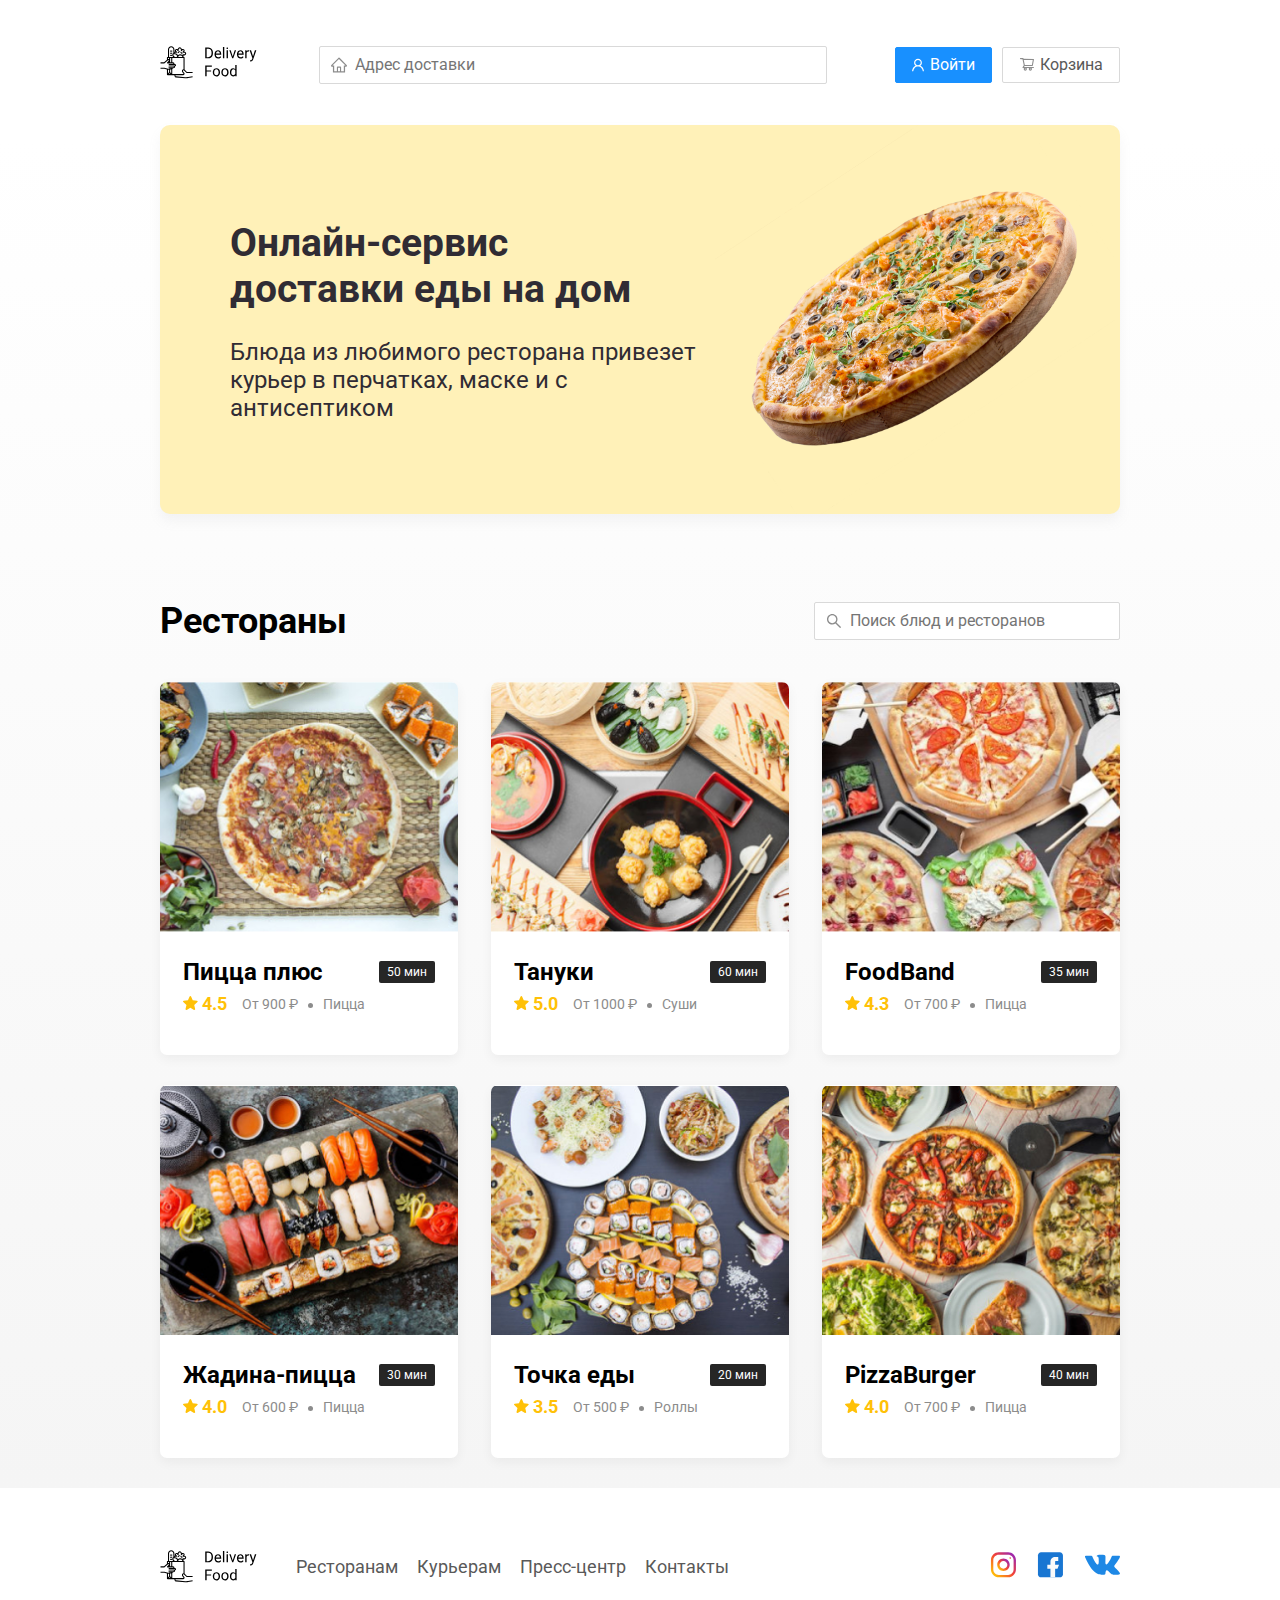
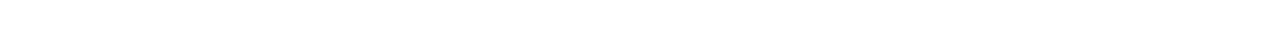
<file: index.html>
<!DOCTYPE html>
<html lang="ru">
<head>
  <meta charset="UTF-8">
  <meta http-equiv="X-UA-Compatible" content="IE=edge">
  <meta name="viewport" content="width=device-width, initial-scale=1.0">
  <link rel="preconnect" href="https://fonts.gstatic.com">
  <link href="https://fonts.googleapis.com/css2?family=Roboto:wght@400;700&display=swap" rel="stylesheet">

  <title>Delivery food - доставка еды на дом!</title>

  <link rel="stylesheet" href="css/normalize.css">
  <link rel="stylesheet" href="css/style.css">
</head>
<body>
  <div class="container">
    <header class="header">
      <a href="index.html" class="logo">
      <img src="img/logo.svg" alt="Logo">
      </a>
      
      <input type="text"  class="input input-address" placeholder="Адрес доставки">

      <div class="buttons">
        <button class="button button-primary button-primary-join">
          <img src="img/user.svg" alt="user" class="button-icon">
          <span class="button-text">Войти</span>
        </button>
        <button class="button">
          <img src="img/shopping cart.svg" alt="shopping cart" class="button-icon"><span class="button-text">Корзина</span></button>
      </div>
    </header>
  </div>
  <!-- /.container -->

  <main class="main">
    <div class="container">
      <section class="promo">
        <h1 class="promo-title">Онлайн-сервис <br> доставки еды на дом</h1>
        <p class="promo-text">
          Блюда из любимого ресторана привезет курьер в перчатках, маске и с антисептиком
        </p>
      </section>
      
      <section class="restaurants">
        <div class="section-heading">
          <h2 class="section-title">Рестораны</h2>
          <input type="text" class="input input-search" placeholder="Поиск блюд и ресторанов">
        </div>
        <div class="cards">
          <a href="restaurant.html" class="card">
            <img src="img/image.jpg" alt="image" class="card-image">
            <div class="card-text">
              <div class="card-heading">
                <h3 class="card-title">Пицца плюс</h3>
                <span class="card-tag tag">50 мин</span>
              </div>
              <!-- /.card-heading -->
              <div class="card-info">
                <div class="rating">
                  <img src="img/star.svg" alt="star" class="rating-star"> 4.5
                </div>
                <div class="price">От 900 ₽</div>
                <div class="category">Пицца</div>
              </div>
              <!-- /.card-info -->
            </div>
          </a>
          <!-- /.card -->
      
          <a href="restaurant.html" class="card">
            <img src="img/tanuki.jpg" alt="image" class="card-image">
            <div class="card-text">
              <div class="card-heading">
                <h3 class="card-title">Тануки</h3>
                <span class="card-tag tag">60 мин</span>
              </div>
              <!-- /.card-heading -->
              <div class="card-info">
                <div class="rating">
                  <img src="img/star.svg" alt="star" class="rating-star"> 5.0
                </div>
                <div class="price">От 1000 ₽</div>
                <div class="category">Суши</div>
              </div>
              <!-- /.card-info -->
            </div>
          </a>
          <!-- /.card -->
      
          <a href="restaurant.html" class="card">
            <img src="img/foodband.jpg" alt="image" class="card-image">
            <div class="card-text">
              <div class="card-heading">
                <h3 class="card-title">FoodBand</h3>
                <span class="card-tag tag">35 мин</span>
              </div>
              <!-- /.card-heading -->
              <div class="card-info">
                <div class="rating">
                  <img src="img/star.svg" alt="star" class="rating-star"> 4.3
                </div>
                <div class="price">От 700 ₽</div>
                <div class="category">Пицца</div>
              </div>
              <!-- /.card-info -->
            </div>
          </a>
          <!-- /.card -->
      
          <a href="restaurant.html" class="card">
            <img src="img/bad-pizza.jpg" alt="image" class="card-image">
            <div class="card-text">
              <div class="card-heading">
                <h3 class="card-title">Жадина-пицца</h3>
                <span class="card-tag tag">30 мин</span>
              </div>
              <!-- /.card-heading -->
              <div class="card-info">
                <div class="rating">
                  <img src="img/star.svg" alt="star" class="rating-star"> 4.0
                </div>
                <div class="price">От 600 ₽</div>
                <div class="category">Пицца</div>
              </div>
              <!-- /.card-info -->
            </div>
          </a>
          <!-- /.card -->
      
          <a href="restaurant.html" class="card">
            <img src="img/dot-food.jpg" alt="image" class="card-image">
            <div class="card-text">
              <div class="card-heading">
                <h3 class="card-title">Точка еды</h3>
                <span class="card-tag tag">20 мин</span>
              </div>
              <!-- /.card-heading -->
              <div class="card-info">
                <div class="rating">
                  <img src="img/star.svg" alt="star" class="rating-star"> 3.5
                </div>
                <div class="price">От 500 ₽</div>
                <div class="category">Роллы</div>
              </div>
              <!-- /.card-info -->
            </div>
          </a>
          <!-- /.card -->
      
          <a href="restaurant.html" class="card">
            <img src="img/pizzaburger.jpg" alt="image" class="card-image">
            <div class="card-text">
              <div class="card-heading">
                <h3 class="card-title">PizzaBurger</h3>
                <span class="card-tag tag">40 мин</span>
              </div>
              <!-- /.card-heading -->
              <div class="card-info">
                <div class="rating">
                  <img src="img/star.svg" alt="star" class="rating-star"> 4.0
                </div>
                <div class="price">От 700 ₽</div>
                <div class="category">Пицца</div>
              </div>
              <!-- /.card-info -->
            </div>
          </a>
          <!-- /.card -->
        </div>
        <!-- /.cards -->
      </section>
    </div>
    <!-- /.container -->
  </main>

  <footer class="footer">
    <div class="container">
      <div class="footer-block">
        <img src="img/logo.svg" alt="logo" class="logo footer-logo">
        <nav class="footer-nav">
          <a href="#" class="footer-link">Ресторанам</a>
          <a href="#" class="footer-link">Курьерам</a>
          <a href="#" class="footer-link">Пресс-центр</a>
          <a href="#" class="footer-link">Контакты</a>
        </nav>
        <div class="social-links">
          <a href="" class="social-link">
            <img src="img/instagram.svg" alt="instagram"></a>
          <a href="" class="social-link">
            <img src="img/facebook.svg" alt="facebook"></a>
          <a href="" class="social-link">
            <img src="img/Vk.svg" alt="vk"></a>
        </div>
      </div>
    </div>
  </footer>

</body>
</html>
</file>
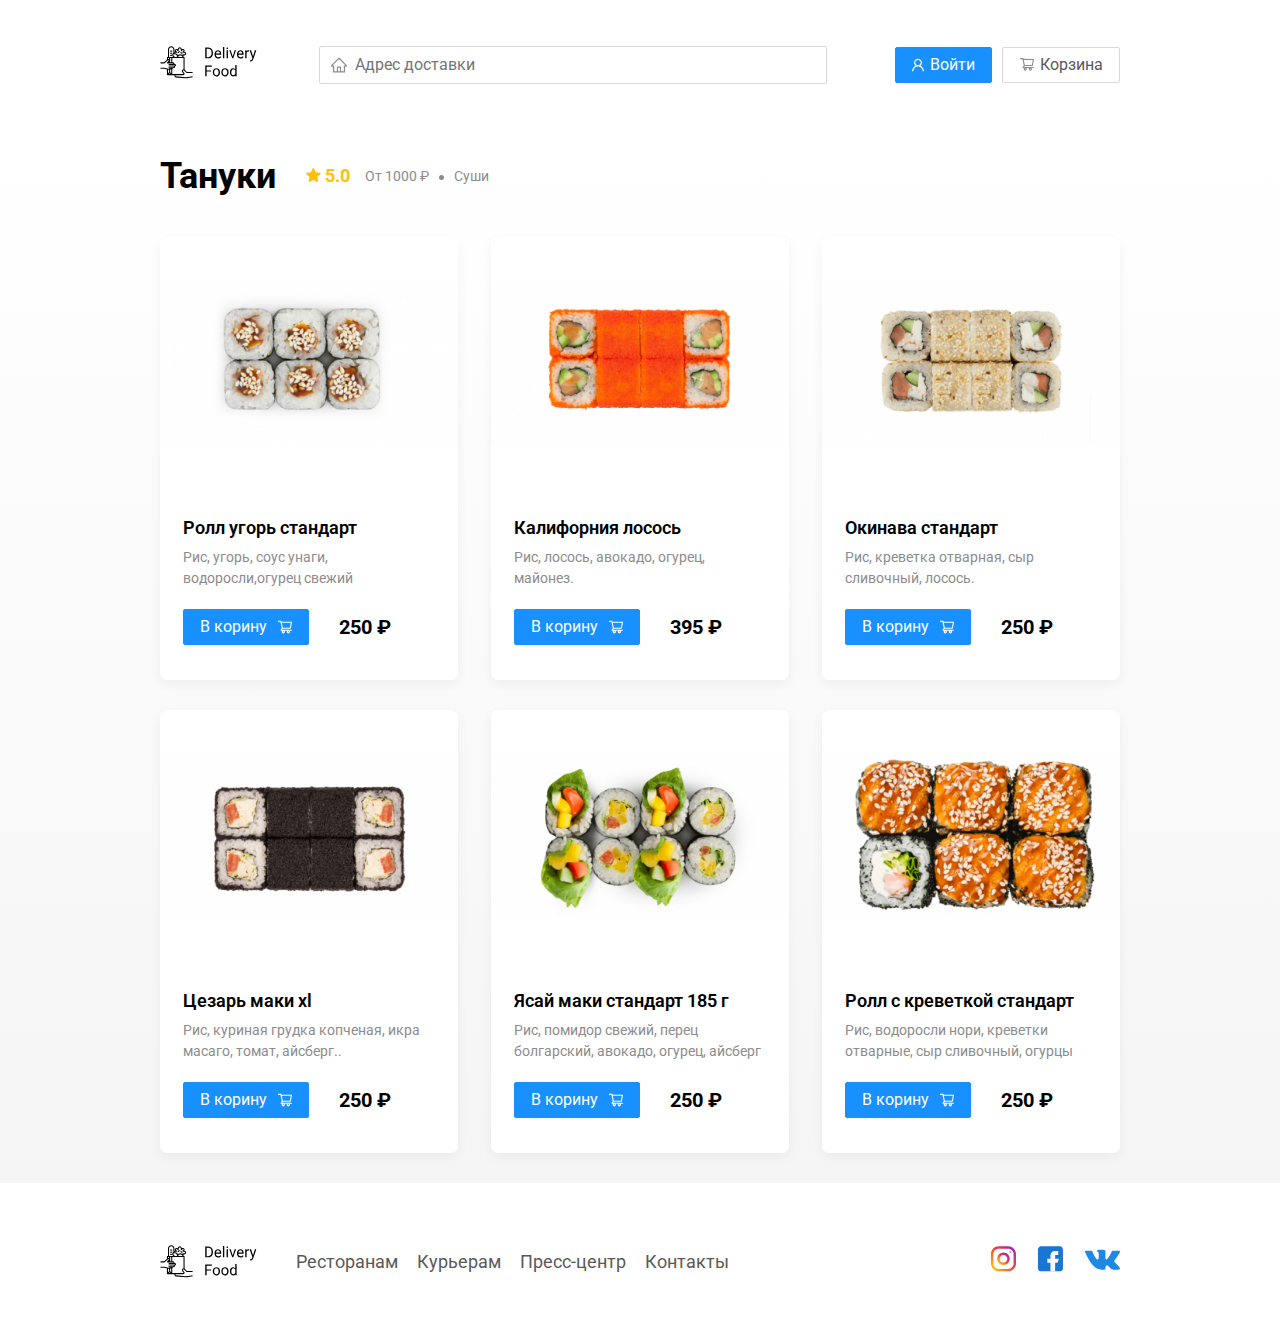
<file: restaurant.html>
<!DOCTYPE html>
<html lang="ru">
<head>
  <meta charset="UTF-8">
  <meta http-equiv="X-UA-Compatible" content="IE=edge">
  <meta name="viewport" content="width=device-width, initial-scale=1.0">
  <link rel="preconnect" href="https://fonts.gstatic.com">
  <link href="https://fonts.googleapis.com/css2?family=Roboto:wght@400;700&display=swap" rel="stylesheet">

  <title>PizzaBurger - доставка еды на дом!</title>

  <link rel="stylesheet" href="css/normalize.css">
  <link rel="stylesheet" href="css/animate.min.css">
  <link rel="stylesheet" href="css/style.css">
</head>
<body>
  <div class="container">
    <header class="header">
      <a href="index.html" class="logo">
        <img src="img/logo.svg" alt="Logo">
      </a>
      <input type="text"  class="input input-address" placeholder="Адрес доставки">

      <div class="buttons">
        <button class="button button-primary">
          <img src="img/user.svg" alt="user" class="button-icon">
          <span class="button-text">Войти</span>
        </button>
        <button class="button" id="cart-button">
          <img src="img/shopping cart.svg" alt="shopping cart" class="button-icon"><span class="button-text">Корзина</span></button>
      </div>
    </header>
  </div>
  <!-- /.container -->

  <main class="main">
    <div class="container">
      <section class="restaurants">
        <div class="section-heading">
          <h2 class="section-title">Тануки</h2>
          <div class="card-info">
            <div class="rating">
              <img src="img/star.svg" alt="star" class="rating-star"> 5.0
            </div>
            <div class="price">От 1000 ₽</div>
            <div class="category">Суши</div>
          </div>
        </div>
        <div class="cards">
          <div class="card wow fadeInUp" data-wow-delay="0.2s">
            <img src="img/Roll standart.jpg" alt="image" class="card-image-restaurant">
            <div class="card-text">
              <div class="card-heading">
                <h3 class="card-title card-title-reg">Ролл угорь стандарт</h3>
              </div>
              <!-- /.card-heading -->
              <div class="card-info">
                <div class="ingredients">Рис, угорь, соус унаги, водоросли,огурец свежий</div>
              </div>
              <!-- /.card-info -->
              <div class="card-buttons">
                <button class="button button-primary-retaurants">
                  <span class="button-card-text">В корину</span>
                  <img src="img/shopping-cart-white.svg" alt="shopping-cart" class="button-card-image">
                </button>
                <strong class="card-price-bold">250 ₽</strong>
              </div>
            </div>
          </div>
          <!-- /.card -->
      
          <div class="card wow fadeInUp" data-wow-delay="0.4s">
            <img src="img/California losos.jpg" alt="image" class="card-image-restaurant">
            <div class="card-text">
              <div class="card-heading">
                <h3 class="card-title card-title-reg">Калифорния лосось</h3>
              </div>
              <!-- /.card-heading -->
              <div class="card-info">
                <div class="ingredients">Рис, лосось, авокадо, огурец, майонез.</div>
              </div>
              <!-- /.card-info -->
              <div class="card-buttons">
                <button class="button button-primary-retaurants">
                  <span class="button-card-text">В корину</span>
                  <img src="img/shopping-cart-white.svg" alt="shopping-cart" class="button-card-image">
                </button>
                <strong class="card-price-bold">395 ₽</strong>
              </div>
            </div>
          </div>
          <!-- /.card -->
      
          <div class="card wow fadeInUp" data-wow-delay="0.6s">
            <img src="img/okinavastandart.jpg" alt="image" class="card-image-restaurant">
              <div class="card-text">
                <div class="card-heading">
                  <h3 class="card-title card-title-reg">Окинава стандарт</h3>
                </div>
                <!-- /.card-heading -->
                <div class="card-info">
                  <div class="ingredients">Рис, креветка отварная, сыр сливочный, лосось.</div>
                </div>
                <!-- /.card-info -->
                <div class="card-buttons">
                  <button class="button button-primary-retaurants">
                    <span class="button-card-text">В корину</span>
                    <img src="img/shopping-cart-white.svg" alt="shopping-cart" class="button-card-image">
                  </button>
                  <strong class="card-price-bold">250 ₽</strong>
                </div>
              </div>
          </div>
          <!-- /.card -->
      
          <div class="card wow fadeInUp" data-wow-delay="0.2s">
            <img src="img/Cezar maki.jpg" alt="image" class="card-image-restaurant">
              <div class="card-text">
                <div class="card-heading">
                  <h3 class="card-title card-title-reg">Цезарь маки хl</h3>
                </div>
                <!-- /.card-heading -->
                <div class="card-info">
                  <div class="ingredients">Рис, куриная грудка копченая, икра масаго, томат, айсберг..</div>
                </div>
                <!-- /.card-info -->
                <div class="card-buttons">
                  <button class="button button-primary-retaurants">
                    <span class="button-card-text">В корину</span>
                    <img src="img/shopping-cart-white.svg" alt="shopping-cart" class="button-card-image">
                  </button>
                  <strong class="card-price-bold">250 ₽</strong>
                </div>
              </div>
          </div>
          <!-- /.card -->
      
          <div class="card wow fadeInUp" data-wow-delay="0.4s">
            <img src="img/Yasaimaki.jpg" alt="image" class="card-image-restaurant">
          <div class="card-text">
            <div class="card-heading">
              <h3 class="card-title card-title-reg">Ясай маки стандарт 185 г</h3>
            </div>
            <!-- /.card-heading -->
            <div class="card-info">
              <div class="ingredients">Рис, помидор свежий, перец болгарский, авокадо, огурец, айсберг</div>
            </div>
            <!-- /.card-info -->
            <div class="card-buttons">
              <button class="button button-primary-retaurants">
                <span class="button-card-text">В корину</span>
                <img src="img/shopping-cart-white.svg" alt="shopping-cart" class="button-card-image">
              </button>
              <strong class="card-price-bold">250 ₽</strong>
            </div>
          </div>
          </div>
          <!-- /.card -->
      
          <div class="card wow fadeInUp" data-wow-delay="0.6s">
            <img src="img/Roll krevetka.jpg" alt="image" class="card-image-restaurant">
              <div class="card-text">
                <div class="card-heading">
                  <h3 class="card-title card-title-reg">Ролл с креветкой стандарт</h3>
                </div>
                <!-- /.card-heading -->
                <div class="card-info">
                  <div class="ingredients">Рис, водоросли нори, креветки отварные, сыр сливочный, огурцы</div>
                </div>
                <!-- /.card-info -->
                <div class="card-buttons">
                  <button class="button button-primary-retaurants">
                    <span class="button-card-text">В корину</span>
                    <img src="img/shopping-cart-white.svg" alt="shopping-cart" class="button-card-image">
                  </button>
                  <strong class="card-price-bold">250 ₽</strong>
                </div>
              </div>
          </div>
          <!-- /.card -->
        </div>
        <!-- /.cards -->
      </section>
    </div>
    <!-- /.container -->
  </main>

  <footer class="footer">
    <div class="container">
      <div class="footer-block">
        <img src="img/logo.svg" alt="logo" class="logo footer-logo">
        <nav class="footer-nav">
          <a href="#" class="footer-link">Ресторанам</a>
          <a href="#" class="footer-link">Курьерам</a>
          <a href="#" class="footer-link">Пресс-центр</a>
          <a href="#" class="footer-link">Контакты</a>
        </nav>
        <div class="social-links">
          <a href="" class="social-link">
            <img src="img/instagram.svg" alt="instagram"></a>
          <a href="" class="social-link">
            <img src="img/facebook.svg" alt="facebook"></a>
          <a href="" class="social-link">
            <img src="img/Vk.svg" alt="vk"></a>
        </div>
      </div>
    </div>
  </footer>

  <div class="modal">
    <div class="modal-dialog">
      <div class="modal-header">
        <h3 class="modal-title">Корзина</h3>
        <button class="close">&times;</button>
      </div>
      <!-- /.modal-header -->
      <div class="modal-body">
        <div class="food-row">
          <span class="food-name">Ролл угорь стандарт</span>
          <strong class="food-price">250 ₽</strong>
          <div class="food-counter">
            <button class="counter-button">-</button>
            <span class="counter">1</span>
            <button class="counter-button">+</button>
          </div>
        </div>
        <!-- /.food-row -->
        <div class="food-row">
          <span class="food-name">Ролл угорь стандарт</span>
          <strong class="food-price">250 ₽</strong>
          <div class="food-counter">
            <button class="counter-button">-</button>
            <span class="counter">1</span>
            <button class="counter-button">+</button>
          </div>
        </div>
        <!-- /.food-row -->
        <div class="food-row">
          <span class="food-name">Ролл угорь стандарт</span>
          <strong class="food-price">250 ₽</strong>
          <div class="food-counter">
            <button class="counter-button">-</button>
            <span class="counter">1</span>
            <button class="counter-button">+</button>
          </div>
        </div>
        <!-- /.food-row -->
        <div class="food-row">
          <span class="food-name">Ролл угорь стандарт</span>
          <strong class="food-price">250 ₽</strong>
          <div class="food-counter">
            <button class="counter-button">-</button>
            <span class="counter">1</span>
            <button class="counter-button">+</button>
          </div>
        </div>
        <!-- /.food-row -->
        <div class="food-row">
          <span class="food-name">Ролл угорь стандарт</span>
          <strong class="food-price">250 ₽</strong>
          <div class="food-counter">
            <button class="counter-button">-</button>
            <span class="counter">1</span>
            <button class="counter-button">+</button>
          </div>
        </div>
        <!-- /.food-row -->
      </div>
      <div class="modal-footer">
        <span class="modal-pricetag">1250 ₽</span>
        <div class="footer-buttons">
            <button class="button button-primary">Оформить заказ</button>
            <button class="button">Отмена</button>
        </div>
      </div>
      <!-- /.modal-footer -->
    </div>
    <!-- modal-dialog -->
  </div>
  
  <script src="js/wow.min.js"></script>
  <script src="js/main.js"></script>
</body>
</html>
</file>
<file: css/style.css>
* {
  box-sizing: border-box;
}

body {
  font-family: "Roboto", sans-serif;
  padding-top: 44px;
}
.container {
  max-width: 1200px;
  margin: auto;
}
.header {
  display: flex;
  justify-content: space-between;
  align-items: center;
  margin-bottom: 40px;
}
.input {
  background: #ffffff;
  border: 1px solid #d9d9d9;
  border-radius: 2px;
  font-size: 16px;
  line-height: 24px;
  padding: 6px;
  padding-left: 35px;
  background-repeat: no-repeat;
  background-position: left 11px center;
}
.input-address {
  flex: 0.8;
  background-image: url(../img/home.svg);
}
.input-search {
  width: 306px;
  background-image: url(../img/search.svg);
  margin-left: auto;
}
.buttons {
  display: flex;
  align-items: space-between;
}
.button {
  display: flex;
  align-items: center;
  padding: 8px 16px;
  background: #fff;
  border: 1px solid #d9d9d9;
  border-radius: 2px;
  box-shadow: 0px, 0px, 2px, rgba(0, 0, 0.0015);
  color: #595959;
  font-size: 16px;
  font-weight: 24px;
  margin-left: 10px;
}
.button-primary {
  background: #1890ff;
  border: 1px solid #1890ff;
  color: #fff;
}
.button-primary-retaurants {
  background: #1890ff;
  border: 1px solid #1890ff;
  color: #fff;
  margin-left: 0;
}
.button-card-text {
  margin-right: 10px;
}
.button-icon {
  margin-right: 6px;
  vertical-align: middle;
}
.promo {
  box-shadow: 0px 7px 12px rgba(158, 158, 163, 0.1);
  background: #fff1b8 url(../img/pizza.png) no-repeat center right 60px / 500px;
  border-radius: 10px;
  padding: 68px 70px;
  margin-bottom: 56px;
}
.promo-title {
  font-style: normal;
  font-weight: bold;
  font-size: 39px;
  line-height: 46px;
  color: #302c34;
}
.promo-text {
  max-width: 505px;
  font-style: normal;
  font-weight: normal;
  font-size: 24px;
  line-height: 28px;
  color: #302c34;
}
.main {
  background: linear-gradient(
    180deg,
    rgba(245, 245, 245, 0) 1.04%,
    #f5f5f5 100%
  );
}

.section-heading {
  display: flex;
  align-items: center;
  margin-bottom: 10px;
}
.section-title {
  font-style: normal;
  font-weight: bold;
  font-size: 36px;
  line-height: 42px;
  margin-top: 30px;
  margin-right: 30px;
  margin-bottom: 30px;
  margin-left: 0;
}
.cards {
  display: flex;
  flex-wrap: wrap;
  align-items: flex-start;
  justify-content: space-between;
}
.card {
  background: #ffffff;
  box-shadow: 0px 4px 12px rgba(0, 0, 0, 0.05);
  border-radius: 7px;
  overflow: hidden;
  margin-bottom: 30px;
  flex-basis: 31%;
  text-decoration: none;
  color: #000;
}
.card-image {
  width: 100%;
  height: 250px;
  object-fit: cover;
}
.card-image-restaurant {
  width: 100%;
  height: 250px;
  object-fit: contain;
  margin-left: auto;
  margin-right: auto;
}
.card-text {
  padding-top: 20px;
  padding-bottom: 35px;
  padding-left: 23px;
  padding-right: 23px;
}
.card-heading {
  display: flex;
  align-items: center;
  justify-content: space-between;
}
.card-title {
  margin: 0;
  font-style: normal;
  font-weight: bold;
  font-size: 24px;
  line-height: 32px;
}
.card-title-reg {
  font-weight: 600;
  font-size: 18px;
  line-height: 32px;
}
.card-tag {
  font-style: normal;
  font-weight: normal;
  font-size: 12px;
  line-height: 20px;
  color: #fff;
  background: #262626;
  border-radius: 2px;
  padding: 1px 8px;
}
.card-info {
  display: flex;
  align-items: center;
  flex-wrap: wrap;
}
.card-buttons {
  display: flex;
  align-items: center;
  margin-top: 20px;
}
.card-price-bold {
  font-style: normal;
  font-weight: bold;
  font-size: 20px;
  line-height: 32px;
  margin-left: 30px;
}
.rating {
  margin-right: 26px;
  color: #ffc107;
  font-style: normal;
  font-weight: bold;
  font-size: 18px;
  line-height: 32px;
}
.price,
.category {
  font-weight: normal;
  font-size: 18px;
  line-height: 32px;
  color: #8c8c8c;
}
.price {
  margin-right: 10px;
}
.ingredients {
  font-weight: normal;
  font-size: 14px;
  line-height: 21px;
  color: #8c8c8c;
  margin-top: 3px;
}
.category {
  text-overflow: ellipsis;
  overflow: hidden;
  white-space: nowrap;
  max-width: 150px;
}
.price:after {
  content: "";
  width: 5px;
  height: 5px;
  background-color: #8c8c8c;
  display: inline-block;
  vertical-align: middle;
  border-radius: 50%;
  margin-left: 10px;
}
.footer {
  padding: 60px 0;
}
.footer-block {
  display: flex;
  align-items: center;
  justify-content: space-between;
}
.footer-nav {
  margin-right: auto;
  margin-left: 35px;
}
.footer-link {
  display: inline-block;
  color: #595959;
  text-decoration: none;
  font-style: normal;
  font-weight: normal;
  font-size: 18px;
  line-height: 21px;
}
.footer-link:not(:last-child) {
  margin-right: 15px;
}
.social-links {
  display: flex;
  align-items: center;
}
.social-link:not(:last-child) {
  margin-right: 21px;
}

.modal {
  position: fixed;
  left: 0;
  top: 0;
  width: 100%;
  height: 100%;
  background: rgba(0, 0, 0, 0.4);
  display: none;
}
.is-open {
  display: flex;
}
.modal-dialog {
  max-width: 780px;
  width: 95%;
  background: #ffffff;
  border-radius: 5px;
  margin: auto;
  padding: 40px 45px;
}
.modal-header {
  display: flex;
  align-items: center;
  justify-content: space-between;
  margin-bottom: 45px;
}
.modal-title {
  margin: 0;
  font-style: normal;
  font-weight: bold;
  font-size: 36px;
  line-height: 42px;
}
.close {
  font-size: 36px;
  border: none;
  background-color: transparent;
}
.modal-body {
  margin-bottom: 52px;
}
.food-row {
  display: flex;
  align-items: flex-start;
  justify-content: space-between;
  padding-bottom: 8px;
  border-bottom: 1px solid #d9d9d9;
  margin-bottom: 15px;
}
.food-name {
  font-weight: normal;
  font-size: 18px;
  line-height: 32px;
}
.food-price {
  margin-left: auto;
  margin-right: 47px;
  font-weight: bold;
  font-size: 20px;
  line-height: 32px;
}
.food-counter {
  display: flex;
  align-items: center;
}
.counter-button {
  background: #ffffff;
  border: 1px solid #40a9ff;
  box-sizing: border-box;
  border-radius: 2px;
  width: 39px;
  height: 32px;
  display: flex;
  align-items: center;
  justify-content: center;
  font-style: normal;
  font-weight: normal;
  font-size: 14px;
  line-height: 22px;
  color: #40a9ff;
}
.counter {
  font-size: 16px;
  line-height: 24px;
  margin-left: 10px;
  margin-right: 10px;
}
.modal-footer {
  display: flex;
  align-items: center;
  justify-content: space-between;
}
.footer-buttons {
  display: flex;
  align-items: center;
}
.modal-pricetag {
  background: #262626;
  border-radius: 5px;
  color: #fff;
  padding: 15px 20px;
  font-size: 20px;
  line-height: 23px;
}
@media (max-width: 1366px) {
  .container {
    max-width: 960px;
  }
  .promo {
    background-position: center right 5px;
    background-size: 400px;
  }
  .rating {
    margin-right: 15px;
  }
  .category,
  .price {
    font-size: 14px;
  }
}
@media (max-width: 992px) {
  .container {
    max-width: 750px;
  }
  .promo {
    padding: 50px;
    background-size: 300px;
    background-position: center right 5px;
  }
  .promo-text {
    font-size: 18px;
    max-width: 400px;
  }
  .promo-title {
    font-size: 28px;
    line-height: 40px;
    margin-bottom: 20px;
  }
  .section-title {
    font-size: 28px;
  }
  .card {
    flex-basis: 49%;
  }
  .footer-link {
    font-size: 16px;
  }
}
@media (max-width: 768px) {
  .container {
    max-width: 560px;
  }
  .header {
    flex-wrap: wrap;
  }
  .input-address {
    margin-top: 15px;
    order: 5;
    flex: 1;
  }
  .card-info {
    flex-wrap: wrap;
    margin-top: 5px;
  }
  .card .rating {
    flex-basis: 100%;
  }
  .card-title {
    font-size: 18px;
  }
  .price,
  .category {
    margin-top: 5px;
    line-height: 12px;
  }
  .promo {
    background-position: center right 10px;
    background-size: 270px;
  }
  .promo-title {
    font-size: 24px;
    line-height: 1.4;
  }
  .promo-text {
    font-size: 16px;
    max-width: 250px;
    margin-top: 0;
  }
  .input-adress {
    margin-top: 15px;
    order: 5;
    flex: 1;
  }
  .social-link {
    font-size: 5px;
  }
  .section-title {
    font-size: 24px;
  }
}

@media (max-width: 578px) {
  .container {
    width: 90%;
  }
  .header {
    flex-wrap: wrap;
  }
  .social-link {
    font-size: 0px;
  }
  .input-address {
    margin-top: 15px;
    order: 5;
    flex: 1;
  }
  .promo {
    background-image: none;
  }
  .promo-title {
    font-size: 24px;
    line-height: 1.4;
    margin-bottom: 10px;
  }
  .promo-text {
    font-size: 16px;
    max-width: 370px;
    margin-top: 0;
  }
  .section-title {
    font-size: 20px;
  }
  .card {
    flex-basis: 100%;
  }
  .card-image {
    width: 100%;
  }
  .footer {
    padding: 30px 0;
  }
  .footer-block {
    align-items: flex-start;
  }
  .footer-nav {
    margin-right: 0;
    display: flex;
    flex-direction: column;
    margin-left: 0;
    order: 0;
  }
  .footer-logo {
    order: 1;
    margin-right: 0;
  }
  .social-links {
    order: 2;
  }
}
@media (max-width: 480px) {
  .button-text {
    display: none;
  }
  .button-icon {
    margin-right: 0;
  }
  .button {
    min-height: 40pxs;
  }
  .promo {
    padding: 20px;
  }
  .section-heading {
    flex-wrap: wrap;
  }
  .footer-block {
    flex-wrap: wrap;
    flex-direction: column;
    align-items: center;
  }
  .footer-logo {
    order: 0;
    margin-bottom: 20px;
  }
  .footer-nav {
    margin-bottom: 20px;
    text-align: center;
  }
  .footer-link:not(:last-child) {
    margin-right: 0;
  }
}
</file>
